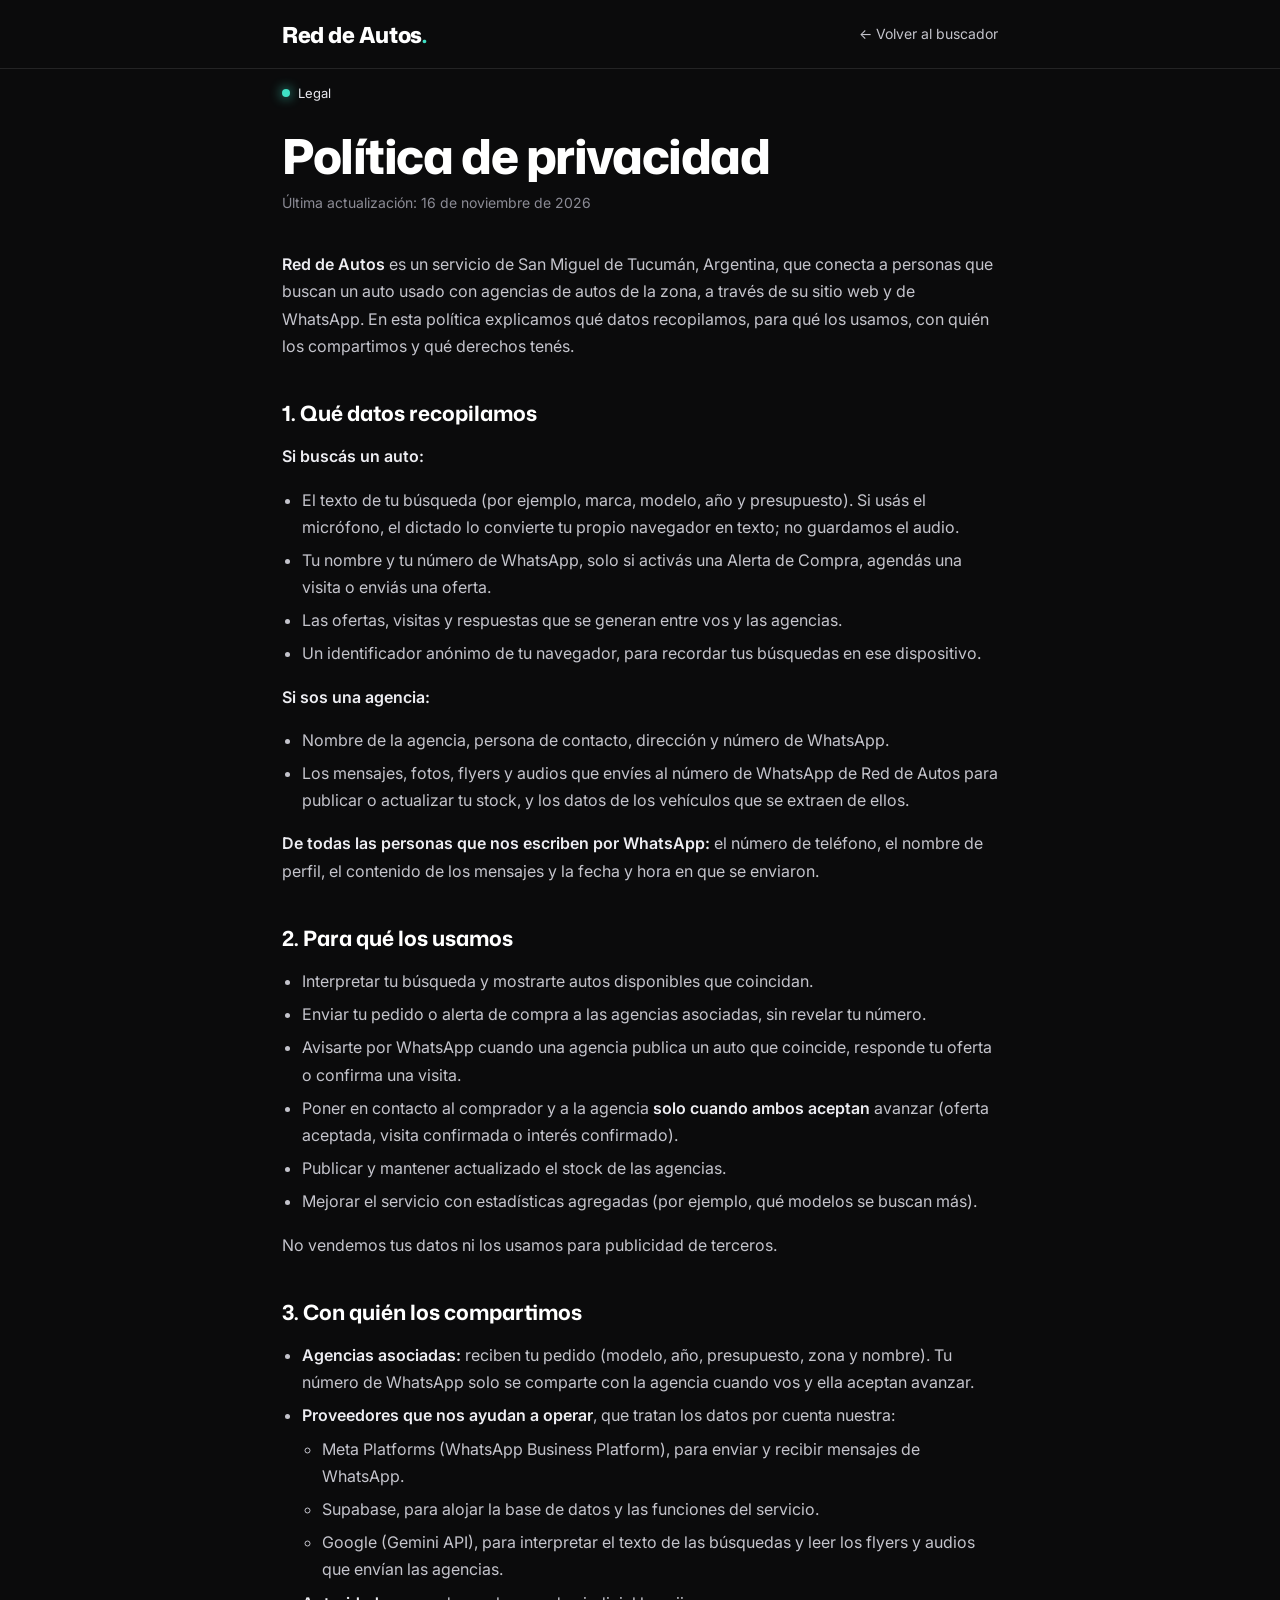
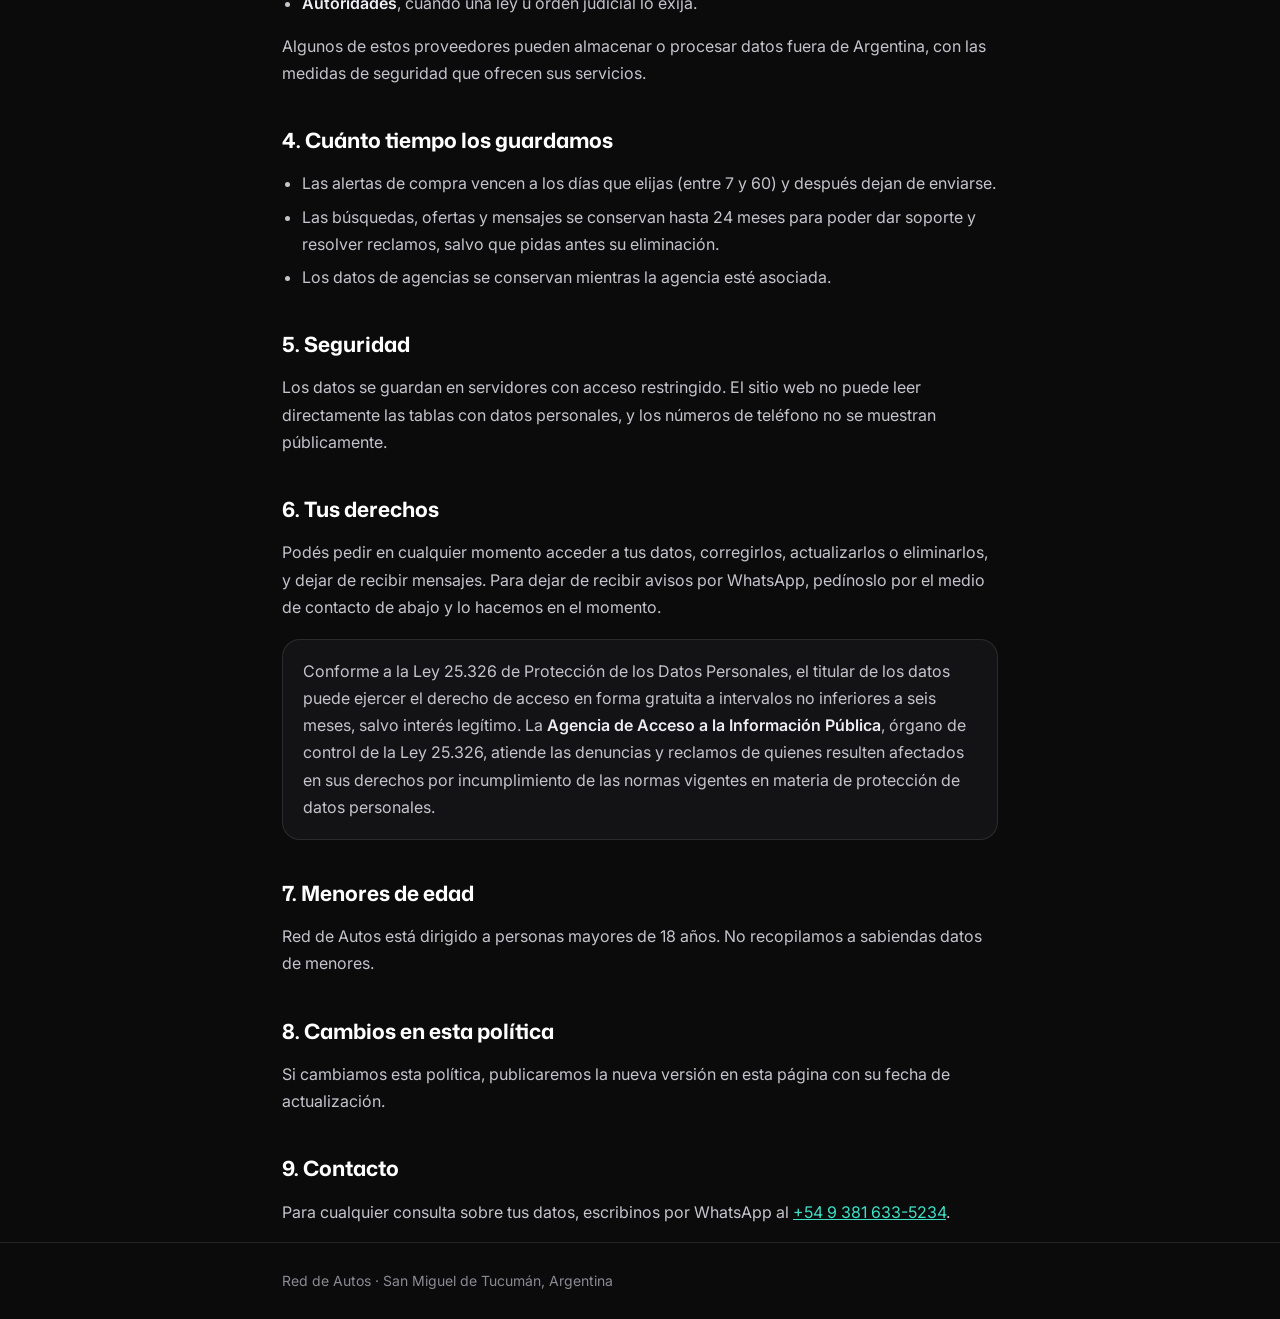
<file: privacidad.html>
<!DOCTYPE html>
<html lang="es-AR">
<head>
  <meta charset="UTF-8" />
  <meta name="viewport" content="width=device-width, initial-scale=1" />
  <title>Política de privacidad · Red de Autos</title>
  <meta name="description" content="Cómo Red de Autos recopila, usa y protege tus datos personales." />
  <link rel="preconnect" href="https://fonts.googleapis.com" />
  <link rel="preconnect" href="https://fonts.gstatic.com" crossorigin />
  <link href="https://fonts.googleapis.com/css2?family=Inter:wght@400;500;600&family=Mona+Sans:wght@700;800&display=swap" rel="stylesheet" />
  <style>
    :root { --pr: #3fe0c5; --bg: #0b0b0c; --bg2: #131315; --line: rgba(255,255,255,.1); --text: #c4c4cc; }
    * { box-sizing: border-box; }
    body { margin: 0; background: var(--bg); color: var(--text); font: 16px/1.7 Inter, system-ui, sans-serif; -webkit-font-smoothing: antialiased; }
    header { border-bottom: 1px solid var(--line); }
    .wrap { max-width: 760px; margin: 0 auto; padding: 0 22px; }
    header .wrap { display: flex; align-items: center; justify-content: space-between; height: 68px; }
    .logo { font: 800 22px "Mona Sans", Inter, sans-serif; color: #fff; text-decoration: none; letter-spacing: -.02em; }
    .logo span { color: var(--pr); }
    .back { color: var(--text); text-decoration: none; font-size: 14px; }
    .back:hover { color: var(--pr); }
    main { padding: 56px 0 80px; }
    .tag { display: inline-flex; align-items: center; gap: 8px; font-size: 13px; color: #e8e8ee; }
    .tag::before { content: ""; width: 8px; height: 8px; border-radius: 50%; background: var(--pr); box-shadow: 0 0 12px var(--pr); }
    h1 { font: 800 clamp(32px, 6vw, 48px)/1.05 "Mona Sans", Inter, sans-serif; color: #fff; letter-spacing: -.03em; margin: 14px 0 10px; }
    .updated { font-size: 14px; color: #8b8b95; margin: 0 0 36px; }
    h2 { font: 700 21px/1.3 "Mona Sans", Inter, sans-serif; color: #fff; margin: 40px 0 10px; }
    p, li { color: var(--text); }
    ul { padding-left: 20px; }
    li { margin: 6px 0; }
    strong { color: #ededf2; font-weight: 600; }
    a { color: var(--pr); }
    .box { background: var(--bg2); border: 1px solid var(--line); border-radius: 18px; padding: 18px 20px; margin: 18px 0; }
    footer { border-top: 1px solid var(--line); padding: 26px 0; font-size: 14px; color: #8b8b95; }
  </style>
</head>
<body>
  <header>
    <div class="wrap">
      <a class="logo" href="./">Red de Autos<span>.</span></a>
      <a class="back" href="./">← Volver al buscador</a>
    </div>
  </header>

  <main class="wrap">
    <p class="tag">Legal</p>
    <h1>Política de privacidad</h1>
    <p class="updated">Última actualización: 16 de noviembre de 2026</p>

    <p><strong>Red de Autos</strong> es un servicio de San Miguel de Tucumán, Argentina, que conecta a personas que buscan un auto usado con agencias de autos de la zona, a través de su sitio web y de WhatsApp. En esta política explicamos qué datos recopilamos, para qué los usamos, con quién los compartimos y qué derechos tenés.</p>

    <h2>1. Qué datos recopilamos</h2>
    <p><strong>Si buscás un auto:</strong></p>
    <ul>
      <li>El texto de tu búsqueda (por ejemplo, marca, modelo, año y presupuesto). Si usás el micrófono, el dictado lo convierte tu propio navegador en texto; no guardamos el audio.</li>
      <li>Tu nombre y tu número de WhatsApp, solo si activás una Alerta de Compra, agendás una visita o enviás una oferta.</li>
      <li>Las ofertas, visitas y respuestas que se generan entre vos y las agencias.</li>
      <li>Un identificador anónimo de tu navegador, para recordar tus búsquedas en ese dispositivo.</li>
    </ul>
    <p><strong>Si sos una agencia:</strong></p>
    <ul>
      <li>Nombre de la agencia, persona de contacto, dirección y número de WhatsApp.</li>
      <li>Los mensajes, fotos, flyers y audios que envíes al número de WhatsApp de Red de Autos para publicar o actualizar tu stock, y los datos de los vehículos que se extraen de ellos.</li>
    </ul>
    <p><strong>De todas las personas que nos escriben por WhatsApp:</strong> el número de teléfono, el nombre de perfil, el contenido de los mensajes y la fecha y hora en que se enviaron.</p>

    <h2>2. Para qué los usamos</h2>
    <ul>
      <li>Interpretar tu búsqueda y mostrarte autos disponibles que coincidan.</li>
      <li>Enviar tu pedido o alerta de compra a las agencias asociadas, sin revelar tu número.</li>
      <li>Avisarte por WhatsApp cuando una agencia publica un auto que coincide, responde tu oferta o confirma una visita.</li>
      <li>Poner en contacto al comprador y a la agencia <strong>solo cuando ambos aceptan</strong> avanzar (oferta aceptada, visita confirmada o interés confirmado).</li>
      <li>Publicar y mantener actualizado el stock de las agencias.</li>
      <li>Mejorar el servicio con estadísticas agregadas (por ejemplo, qué modelos se buscan más).</li>
    </ul>
    <p>No vendemos tus datos ni los usamos para publicidad de terceros.</p>

    <h2>3. Con quién los compartimos</h2>
    <ul>
      <li><strong>Agencias asociadas:</strong> reciben tu pedido (modelo, año, presupuesto, zona y nombre). Tu número de WhatsApp solo se comparte con la agencia cuando vos y ella aceptan avanzar.</li>
      <li><strong>Proveedores que nos ayudan a operar</strong>, que tratan los datos por cuenta nuestra:
        <ul>
          <li>Meta Platforms (WhatsApp Business Platform), para enviar y recibir mensajes de WhatsApp.</li>
          <li>Supabase, para alojar la base de datos y las funciones del servicio.</li>
          <li>Google (Gemini API), para interpretar el texto de las búsquedas y leer los flyers y audios que envían las agencias.</li>
        </ul>
      </li>
      <li><strong>Autoridades</strong>, cuando una ley u orden judicial lo exija.</li>
    </ul>
    <p>Algunos de estos proveedores pueden almacenar o procesar datos fuera de Argentina, con las medidas de seguridad que ofrecen sus servicios.</p>

    <h2>4. Cuánto tiempo los guardamos</h2>
    <ul>
      <li>Las alertas de compra vencen a los días que elijas (entre 7 y 60) y después dejan de enviarse.</li>
      <li>Las búsquedas, ofertas y mensajes se conservan hasta 24 meses para poder dar soporte y resolver reclamos, salvo que pidas antes su eliminación.</li>
      <li>Los datos de agencias se conservan mientras la agencia esté asociada.</li>
    </ul>

    <h2>5. Seguridad</h2>
    <p>Los datos se guardan en servidores con acceso restringido. El sitio web no puede leer directamente las tablas con datos personales, y los números de teléfono no se muestran públicamente.</p>

    <h2>6. Tus derechos</h2>
    <p>Podés pedir en cualquier momento acceder a tus datos, corregirlos, actualizarlos o eliminarlos, y dejar de recibir mensajes. Para dejar de recibir avisos por WhatsApp, pedínoslo por el medio de contacto de abajo y lo hacemos en el momento.</p>
    <div class="box">
      Conforme a la Ley 25.326 de Protección de los Datos Personales, el titular de los datos puede ejercer el derecho de acceso en forma gratuita a intervalos no inferiores a seis meses, salvo interés legítimo. La <strong>Agencia de Acceso a la Información Pública</strong>, órgano de control de la Ley 25.326, atiende las denuncias y reclamos de quienes resulten afectados en sus derechos por incumplimiento de las normas vigentes en materia de protección de datos personales.
    </div>

    <h2>7. Menores de edad</h2>
    <p>Red de Autos está dirigido a personas mayores de 18 años. No recopilamos a sabiendas datos de menores.</p>

    <h2>8. Cambios en esta política</h2>
    <p>Si cambiamos esta política, publicaremos la nueva versión en esta página con su fecha de actualización.</p>

    <h2>9. Contacto</h2>
    <p>Para cualquier consulta sobre tus datos, escribinos por WhatsApp al <a href="https://wa.me/5493816335234">+54 9 381 633-5234</a>.</p>
  </main>

  <footer>
    <div class="wrap">Red de Autos · San Miguel de Tucumán, Argentina</div>
  </footer>
</body>
</html>
</file>
